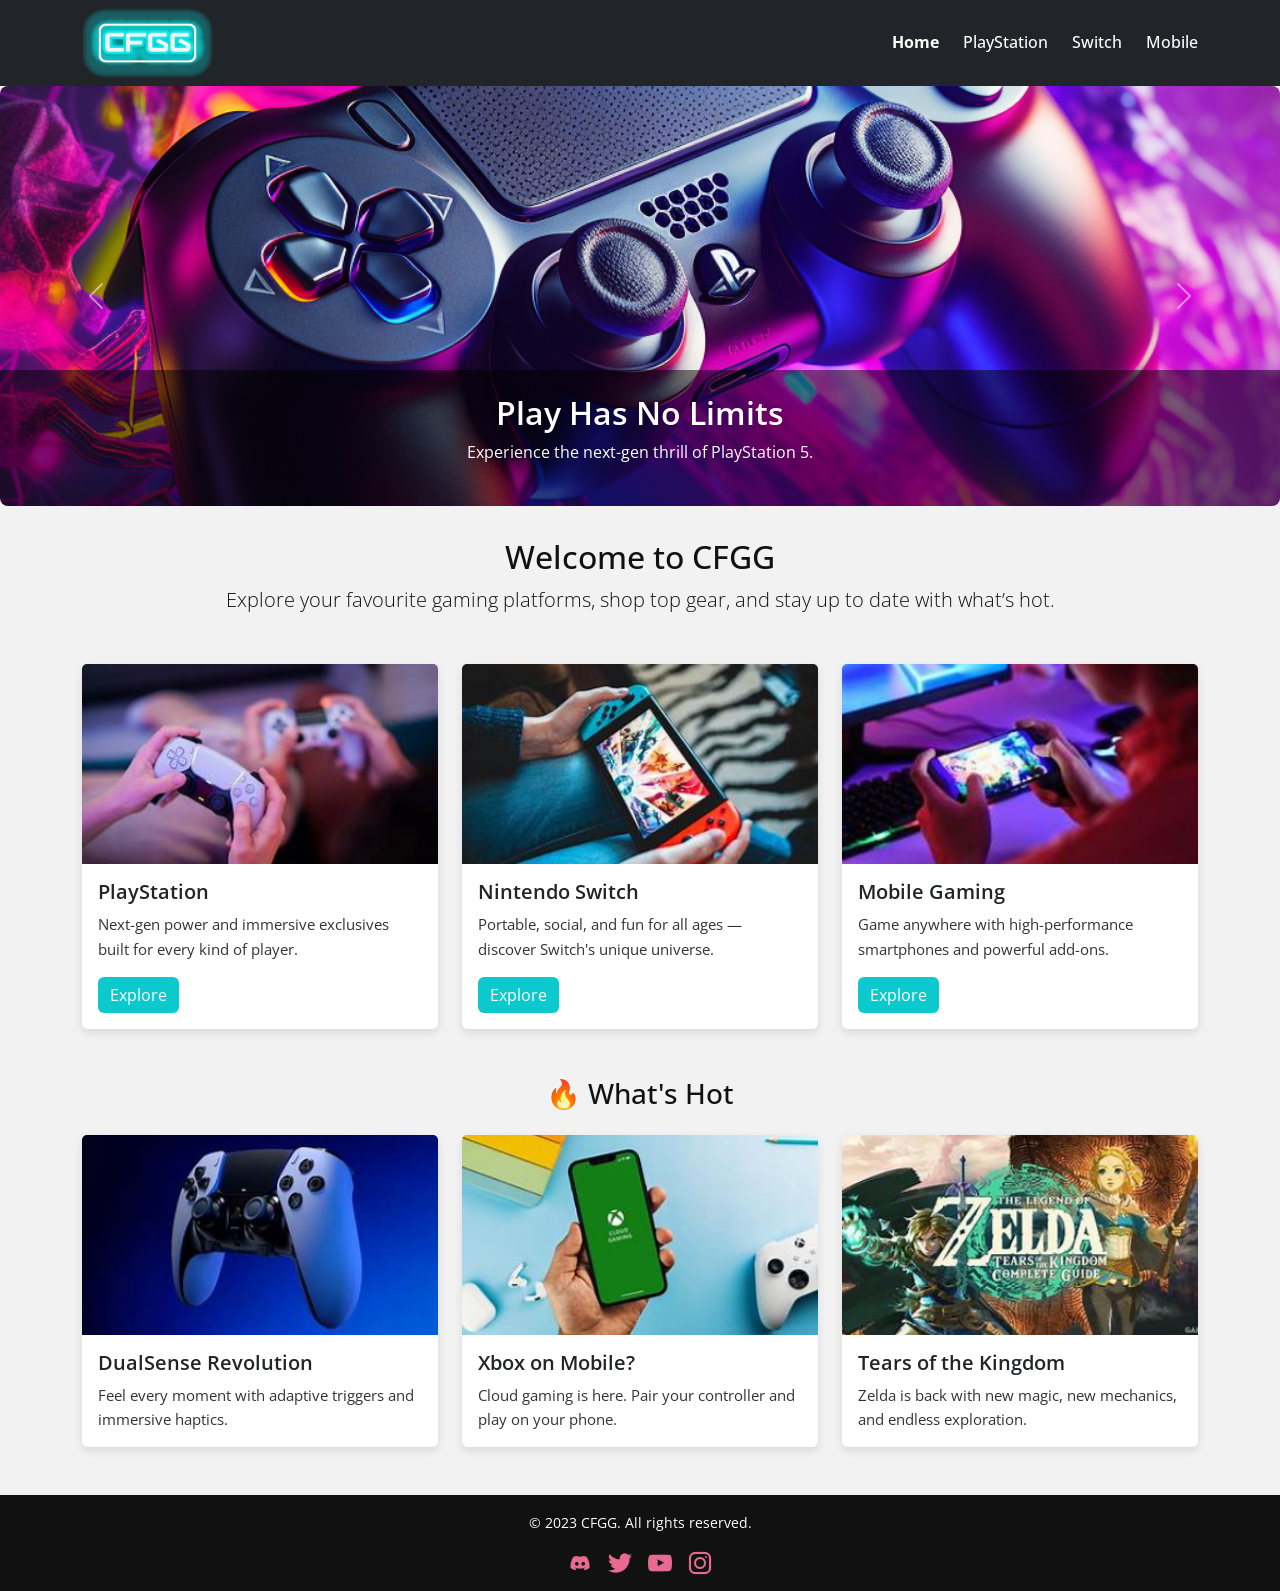
<file: index.html>
<!DOCTYPE html>
<html lang="en">
<head>
  <meta charset="UTF-8" />
  <meta name="viewport" content="width=device-width, initial-scale=1.0" />
  <title>CFGG | Home</title>

  <!-- Google Fonts -->
  <link href="https://fonts.googleapis.com/css2?family=Open+Sans:wght@300;400;600;700&display=swap" rel="stylesheet" />

  <!-- Bootstrap CSS -->
  <link href="https://cdn.jsdelivr.net/npm/bootstrap@5.3.0/dist/css/bootstrap.min.css" rel="stylesheet" />

  <!-- Font Awesome -->
  <link rel="stylesheet" href="https://cdnjs.cloudflare.com/ajax/libs/font-awesome/5.15.3/css/all.min.css" />

  <!-- Custom Styles -->
  <link rel="stylesheet" href="css/main.css" />

  <link rel="icon" href="assets/logos/logo-hero.png" type="image/png" />
</head>
<body>

<!-- Header -->
<header class="bg-dark text-white py-2">
  <div class="container d-flex flex-column flex-md-row justify-content-between align-items-center">
    <a href="index.html" class="mb-2 mb-md-0">
      <img src="assets/logos/logo-hero.png" alt="CFGG Logo" height="70" />
    </a>
    <nav class="navbar justify-content-center">
      <a href="index.html" class="nav-link active text-white">Home</a>
      <a href="playstation.html" class="nav-link text-white">PlayStation</a>
      <a href="switch.html" class="nav-link text-white">Switch</a>
      <a href="mobile.html" class="nav-link text-white">Mobile</a>
    </nav>
  </div>
</header>

<!-- Hero Carousel -->
<section id="hero-carousel">
  <div id="mainCarousel" class="carousel slide" data-bs-ride="carousel">
    <div class="carousel-inner">

      <div class="carousel-item active">
        <img src="assets/images/playstation.png" class="d-block w-100" alt="PlayStation Slide">
        <div class="carousel-caption d-none d-md-block">
          <h5>Play Has No Limits</h5>
          <p>Experience the next-gen thrill of PlayStation 5.</p>
        </div>
      </div>

      <div class="carousel-item">
        <img src="assets/images/switch.png" class="d-block w-100" alt="Switch Slide">
        <div class="carousel-caption d-none d-md-block">
          <h5>Play Anywhere</h5>
          <p>Switch between handheld and TV mode with ease.</p>
        </div>
      </div>

      <div class="carousel-item">
        <img src="assets/images/mobile.png" class="d-block w-100" alt="Mobile Slide">
        <div class="carousel-caption d-none d-md-block">
          <h5>Mobile Gaming On the Go</h5>
          <p>Your next battle is just a tap away.</p>
        </div>
      </div>

    </div>
    <button class="carousel-control-prev" type="button" data-bs-target="#mainCarousel" data-bs-slide="prev">
      <span class="carousel-control-prev-icon" aria-hidden="true"></span>
      <span class="visually-hidden">Previous</span>
    </button>
    <button class="carousel-control-next" type="button" data-bs-target="#mainCarousel" data-bs-slide="next">
      <span class="carousel-control-next-icon" aria-hidden="true"></span>
      <span class="visually-hidden">Next</span>
    </button>
  </div>
</section>


  <!-- Welcome Section -->
  <section class="text-center my-4">
    <div class="container">
      <h2>Welcome to CFGG</h2>
      <p class="lead">Explore your favourite gaming platforms, shop top gear, and stay up to date with what’s hot.</p>
    </div>
  </section>

  <!-- Featured Platforms -->
  <main class="container my-5">
    <section class="row g-4">
      <div class="col-md-4">
        <div class="card h-100">
          <img src="assets/images/playstation_card.png" class="card-img-top" alt="PlayStation">
          <div class="card-body">
            <h5 class="card-title">PlayStation</h5>
            <p class="card-text">Next-gen power and immersive exclusives built for every kind of player.</p>
            <a href="playstation.html" class="btn btn-primary">Explore</a>
          </div>
        </div>
      </div>
      <div class="col-md-4">
        <div class="card h-100">
          <img src="assets/images/switch_card.png" class="card-img-top" alt="Switch">
          <div class="card-body">
            <h5 class="card-title">Nintendo Switch</h5>
            <p class="card-text">Portable, social, and fun for all ages — discover Switch's unique universe.</p>
            <a href="switch.html" class="btn btn-primary">Explore</a>
          </div>
        </div>
      </div>
      <div class="col-md-4">
        <div class="card h-100">
          <img src="assets/images/mobile_card.png" class="card-img-top" alt="Mobile">
          <div class="card-body">
            <h5 class="card-title">Mobile Gaming</h5>
            <p class="card-text">Game anywhere with high-performance smartphones and powerful add-ons.</p>
            <a href="mobile.html" class="btn btn-primary">Explore</a>
          </div>
        </div>
      </div>
    </section>
  </main>

  <!-- Highlights Section -->
  <section class="container mb-5">
    <h3 class="mb-4 text-center">🔥 What's Hot</h3>
    <div class="row g-4">
      <div class="col-md-4">
        <div class="card h-100">
          <img src="assets/images/dualsense.png" class="card-img-top" alt="PS5 Controller">
          <div class="card-body">
            <h5 class="card-title">DualSense Revolution</h5>
            <p class="card-text">Feel every moment with adaptive triggers and immersive haptics.</p>
          </div>
        </div>
      </div>
      <div class="col-md-4">
        <div class="card h-100">
          <img src="assets/images/xbox_mobile.png" class="card-img-top" alt="Xbox Controller">
          <div class="card-body">
            <h5 class="card-title">Xbox on Mobile?</h5>
            <p class="card-text">Cloud gaming is here. Pair your controller and play on your phone.</p>
          </div>
        </div>
      </div>
      <div class="col-md-4">
        <div class="card h-100">
          <img src="assets/images/tears_of_the_kingdom.png" class="card-img-top" alt="Zelda Release">
          <div class="card-body">
            <h5 class="card-title">Tears of the Kingdom</h5>
            <p class="card-text">Zelda is back with new magic, new mechanics, and endless exploration.</p>
          </div>
        </div>
      </div>
    </div>
  </section>

  <!-- Footer -->
  <footer>
    <div class="container">
      <p>© 2023 CFGG. All rights reserved.</p>
      <div class="d-flex justify-content-center mt-2">
        <a href="#" class="me-3"><img src="assets/icons/discord.png" alt="Discord" height="24" /></a>
        <a href="#" class="me-3"><img src="assets/icons/twitter.png" alt="Twitter" height="24" /></a>
        <a href="#" class="me-3"><img src="assets/icons/youtube.png" alt="YouTube" height="24" /></a>
        <a href="#"><img src="assets/icons/insta.png" alt="Instagram" height="24" /></a>
      </div>
    </div>
  </footer>

<!-- Back to Top Button -->
<button id="backToTop" title="Go to top">↑</button>

<!-- Bootstrap JS -->
<script src="https://cdn.jsdelivr.net/npm/bootstrap@5.3.0/dist/js/bootstrap.bundle.min.js"></script>

<!-- Custom JS -->
<script src="js/main.js"></script>

</body>
</html>
</file>
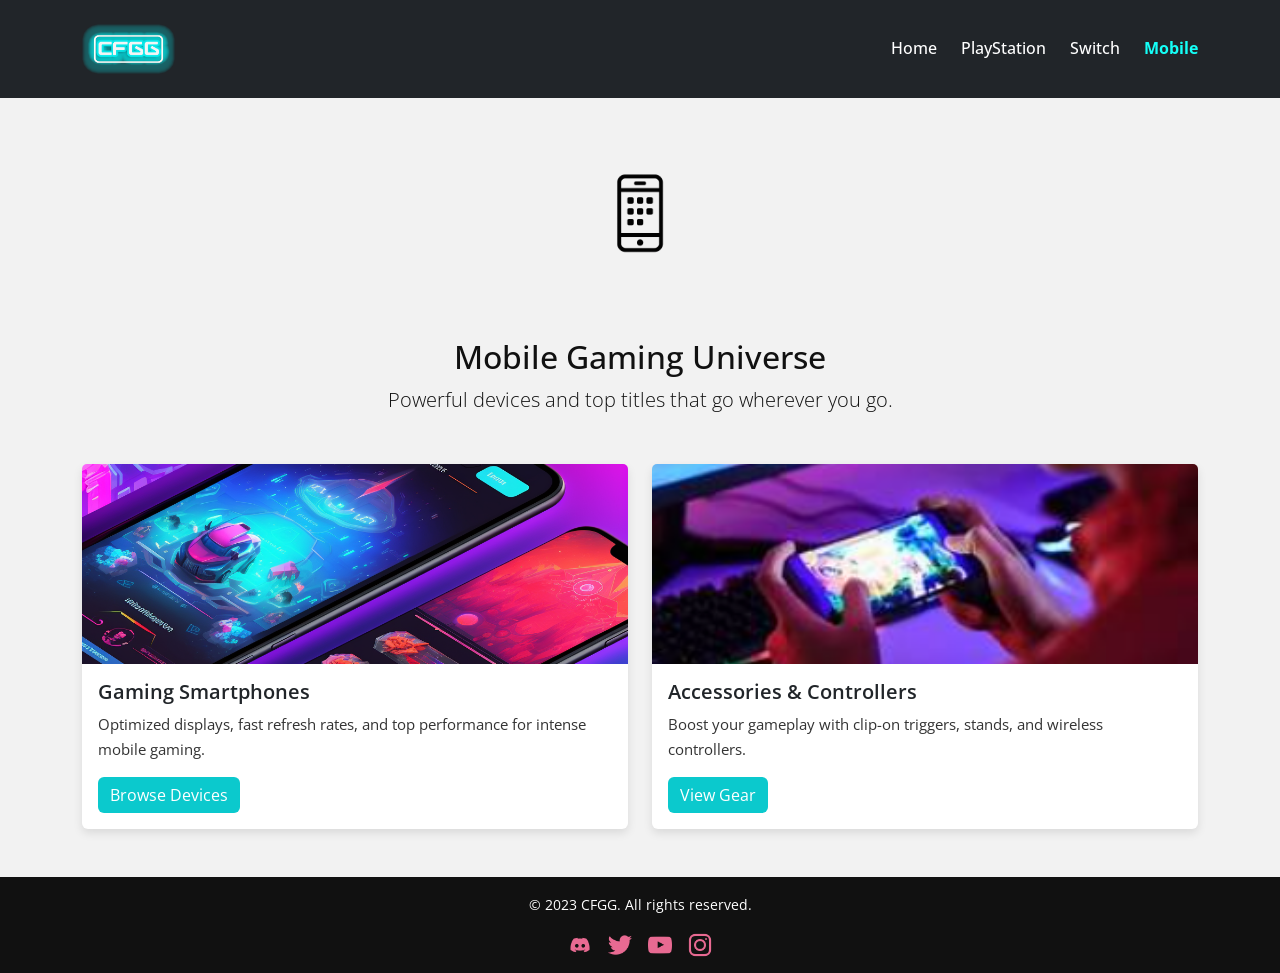
<file: mobile.html>
<!DOCTYPE html>
<html lang="en">
<head>
  <meta charset="UTF-8" />
  <meta name="viewport" content="width=device-width, initial-scale=1.0" />
  <title>CFGG | Mobile Gaming</title>

  <!-- Google Fonts -->
  <link href="https://fonts.googleapis.com/css2?family=Open+Sans:wght@300;400;600;700&display=swap" rel="stylesheet" />

  <!-- Bootstrap CSS -->
  <link href="https://cdn.jsdelivr.net/npm/bootstrap@5.3.0/dist/css/bootstrap.min.css" rel="stylesheet" />

  <!-- Font Awesome -->
  <link rel="stylesheet" href="https://cdnjs.cloudflare.com/ajax/libs/font-awesome/5.15.3/css/all.min.css" />

  <!-- Custom Styles -->
  <link rel="stylesheet" href="css/main.css" />
</head>
<body>

  <!-- Header -->
  <header class="bg-dark text-white">
    <div class="container d-flex justify-content-between align-items-center py-2">
      <img src="assets/logos/logo-hero.png" alt="CFGG Logo" height="50" />
      <nav class="navbar">
        <a href="index.html">Home</a>
        <a href="playstation.html">PlayStation</a>
        <a href="switch.html">Switch</a>
        <a href="mobile.html" class="active">Mobile</a>
      </nav>
    </div>
  </header>

  <!-- Hero Section -->
  <section class="text-center my-4">
    <div class="container">
      <img src="assets/icons/mobile_games_icon.png" alt="PlayStation Icon" width="200" class="mb-3" />
      <h2>Mobile Gaming Universe</h2>
      <p class="lead">Powerful devices and top titles that go wherever you go.</p>
    </div>
  </section>

  <!-- Product Cards -->
  <main class="container my-5">
    <div class="row g-4">
      <div class="col-md-6">
        <div class="card h-100">
          <img src="assets/images/mobile.png" class="card-img-top" alt="Gaming Phone" />
          <div class="card-body">
            <h5 class="card-title">Gaming Smartphones</h5>
            <p class="card-text">Optimized displays, fast refresh rates, and top performance for intense mobile gaming.</p>
            <a href="#" class="btn btn-primary">Browse Devices</a>
          </div>
        </div>
      </div>
      <div class="col-md-6">
        <div class="card h-100">
          <img src="assets/images/mobile_card.png" class="card-img-top" alt="Mobile Accessories" />
          <div class="card-body">
            <h5 class="card-title">Accessories & Controllers</h5>
            <p class="card-text">Boost your gameplay with clip-on triggers, stands, and wireless controllers.</p>
            <a href="#" class="btn btn-primary">View Gear</a>
          </div>
        </div>
      </div>
    </div>
  </main>

  <!-- Footer -->
  <footer>
    <div class="container">
      <p>© 2023 CFGG. All rights reserved.</p>
      <div class="d-flex justify-content-center mt-2">
        <a href="#" class="me-3"><img src="assets/icons/discord.png" alt="Discord" height="24" /></a>
        <a href="#" class="me-3"><img src="assets/icons/twitter.png" alt="Twitter" height="24" /></a>
        <a href="#" class="me-3"><img src="assets/icons/youtube.png" alt="YouTube" height="24" /></a>
        <a href="#"><img src="assets/icons/insta.png" alt="Instagram" height="24" /></a>
      </div>
    </div>
  </footer>

<!-- Back to Top Button -->
<button id="backToTop" title="Go to top">↑</button>

<!-- Bootstrap JS -->
<script src="https://cdn.jsdelivr.net/npm/bootstrap@5.3.0/dist/js/bootstrap.bundle.min.js"></script>

<!-- Custom JS -->
<script src="js/main.js"></script>
</body>
</html>
</file>
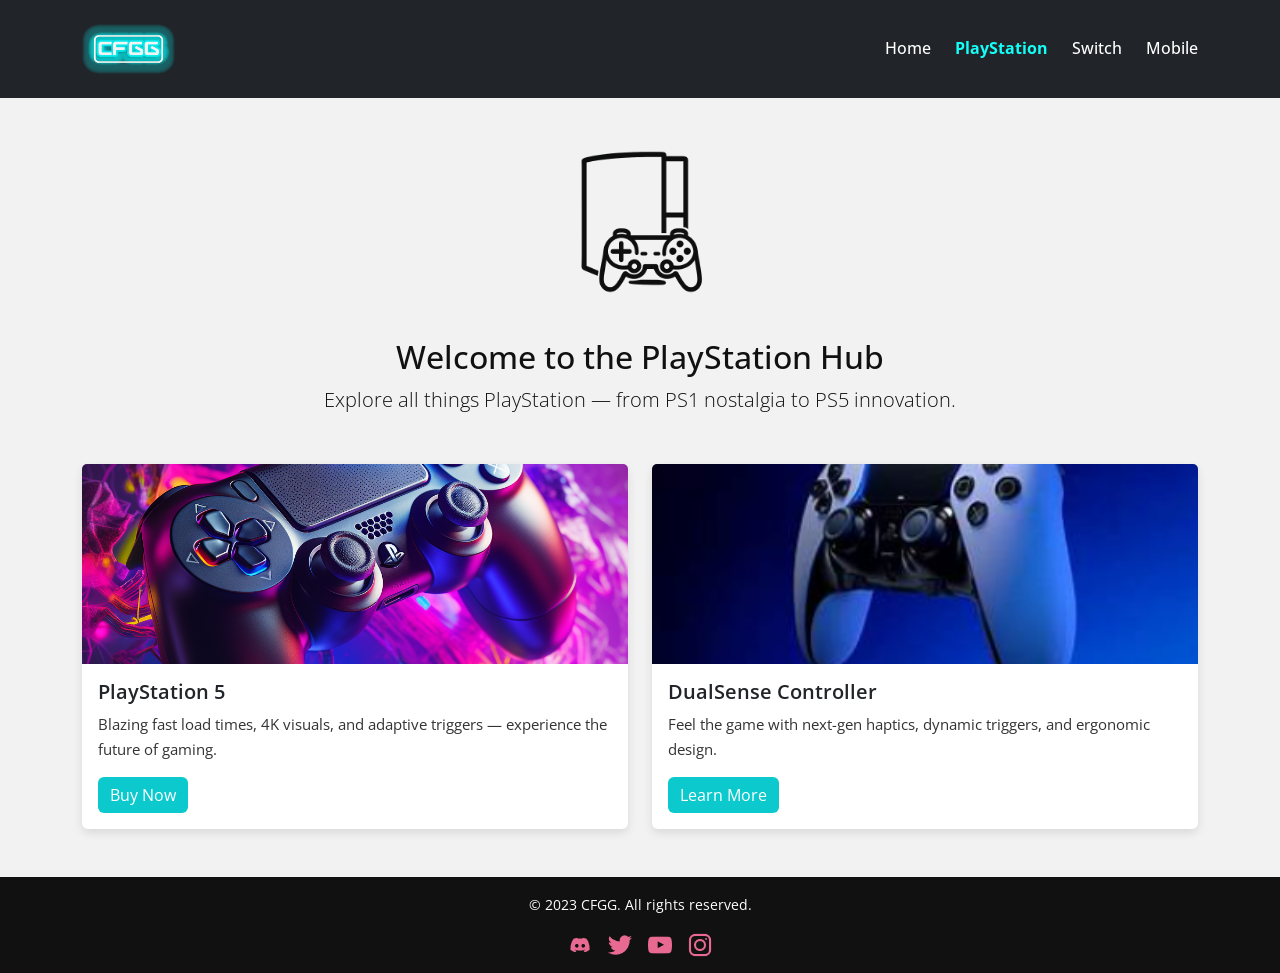
<file: playstation.html>
<!DOCTYPE html>
<html lang="en">
<head>
  <meta charset="UTF-8" />
  <meta name="viewport" content="width=device-width, initial-scale=1.0" />
  <title>CFGG | PlayStation</title>

  <!-- Google Fonts -->
  <link href="https://fonts.googleapis.com/css2?family=Open+Sans:wght@300;400;600;700&display=swap" rel="stylesheet" />

  <!-- Bootstrap CSS -->
  <link href="https://cdn.jsdelivr.net/npm/bootstrap@5.3.0/dist/css/bootstrap.min.css" rel="stylesheet" />

  <!-- Font Awesome (for icons) -->
  <link rel="stylesheet" href="https://cdnjs.cloudflare.com/ajax/libs/font-awesome/5.15.3/css/all.min.css" />

  <!-- Custom Styles -->
  <link rel="stylesheet" href="css/main.css" />
</head>
<body>

  <!-- Header -->
  <header class="bg-dark text-white">
    <div class="container d-flex justify-content-between align-items-center py-2">
      <img src="assets/logos/logo-hero.png" alt="CFGG Logo" height="50" />
      <nav class="navbar">
        <a href="index.html">Home</a>
        <a href="playstation.html" class="active">PlayStation</a>
        <a href="switch.html">Switch</a>
        <a href="mobile.html">Mobile</a>
      </nav>
    </div>
  </header>

  <!-- Hero Section -->
  <section class="text-center my-4">
    <div class="container">
      <img src="assets/icons/playstation_icon.png" alt="PlayStation Icon" width="200" class="mb-3" />
      <h2>Welcome to the PlayStation Hub</h2>
      <p class="lead">Explore all things PlayStation — from PS1 nostalgia to PS5 innovation.</p>
    </div>
  </section>

  <!-- Product Cards -->
  <main class="container my-5">
    <div class="row g-4">
      <div class="col-md-6">
        <div class="card h-100">
          <img src="assets/images/playstation.png" class="card-img-top" alt="PlayStation 5" />
          <div class="card-body">
            <h5 class="card-title">PlayStation 5</h5>
            <p class="card-text">Blazing fast load times, 4K visuals, and adaptive triggers — experience the future of gaming.</p>
            <a href="#" class="btn btn-primary">Buy Now</a>
          </div>
        </div>
      </div>
      <div class="col-md-6">
        <div class="card h-100">
          <img src="assets/images/dualsense.png" class="card-img-top" alt="PS5 Controller" />
          <div class="card-body">
            <h5 class="card-title">DualSense Controller</h5>
            <p class="card-text">Feel the game with next-gen haptics, dynamic triggers, and ergonomic design.</p>
            <a href="#" class="btn btn-primary">Learn More</a>
          </div>
        </div>
      </div>
    </div>
  </main>

  <!-- Footer -->
  <footer>
    <div class="container">
      <p>© 2023 CFGG. All rights reserved.</p>
      <div class="d-flex justify-content-center mt-2">
        <a href="#" class="me-3"><img src="assets/icons/discord.png" alt="Discord" height="24" /></a>
        <a href="#" class="me-3"><img src="assets/icons/twitter.png" alt="Twitter" height="24" /></a>
        <a href="#" class="me-3"><img src="assets/icons/youtube.png" alt="YouTube" height="24" /></a>
        <a href="#"><img src="assets/icons/insta.png" alt="Instagram" height="24" /></a>
      </div>
    </div>
  </footer>

<!-- Back to Top Button -->
<button id="backToTop" title="Go to top">↑</button>

<!-- Bootstrap JS -->
<script src="https://cdn.jsdelivr.net/npm/bootstrap@5.3.0/dist/js/bootstrap.bundle.min.js"></script>

<!-- Custom JS -->
<script src="js/main.js"></script>
</body>
</html>
</file>
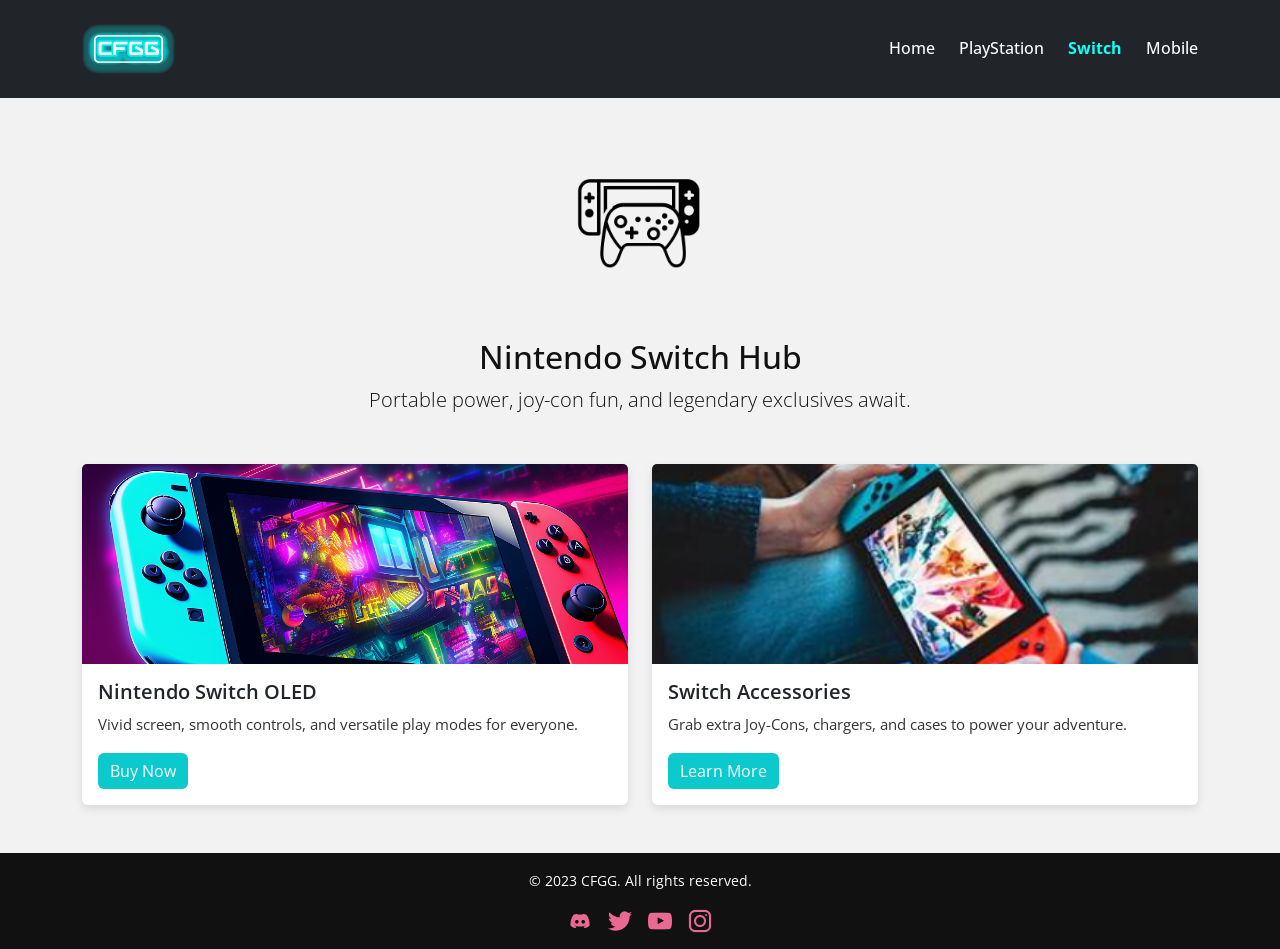
<file: switch.html>
<!DOCTYPE html>
<html lang="en">
<head>
  <meta charset="UTF-8" />
  <meta name="viewport" content="width=device-width, initial-scale=1.0" />
  <title>CFGG | Nintendo Switch</title>

  <!-- Google Fonts -->
  <link href="https://fonts.googleapis.com/css2?family=Open+Sans:wght@300;400;600;700&display=swap" rel="stylesheet" />

  <!-- Bootstrap CSS -->
  <link href="https://cdn.jsdelivr.net/npm/bootstrap@5.3.0/dist/css/bootstrap.min.css" rel="stylesheet" />

  <!-- Font Awesome -->
  <link rel="stylesheet" href="https://cdnjs.cloudflare.com/ajax/libs/font-awesome/5.15.3/css/all.min.css" />

  <!-- Custom Styles -->
  <link rel="stylesheet" href="css/main.css" />
</head>
<body>

  <!-- Header -->
  <header class="bg-dark text-white">
    <div class="container d-flex justify-content-between align-items-center py-2">
      <img src="assets/logos/logo-hero.png" alt="CFGG Logo" height="50" />
      <nav class="navbar">
        <a href="index.html">Home</a>
        <a href="playstation.html">PlayStation</a>
        <a href="switch.html" class="active">Switch</a>
        <a href="mobile.html">Mobile</a>
      </nav>
    </div>
  </header>

  <!-- Hero Section -->
  <section class="text-center my-4">
    <div class="container">
      <img src="assets/icons/nintendo_switch_icon.png" alt="PlayStation Icon" width="200" class="mb-3" />
      <h2>Nintendo Switch Hub</h2>
      <p class="lead">Portable power, joy-con fun, and legendary exclusives await.</p>
    </div>
  </section>

  <!-- Product Cards -->
  <main class="container my-5">
    <div class="row g-4">
      <div class="col-md-6">
        <div class="card h-100">
          <img src="assets/images/switch.png" class="card-img-top" alt="Nintendo Switch Console" />
          <div class="card-body">
            <h5 class="card-title">Nintendo Switch OLED</h5>
            <p class="card-text">Vivid screen, smooth controls, and versatile play modes for everyone.</p>
            <a href="#" class="btn btn-primary">Buy Now</a>
          </div>
        </div>
      </div>
      <div class="col-md-6">
        <div class="card h-100">
          <img src="assets/images/switch_card.png" class="card-img-top" alt="Joy-Con Controller" />
          <div class="card-body">
            <h5 class="card-title">Switch Accessories</h5>
            <p class="card-text">Grab extra Joy-Cons, chargers, and cases to power your adventure.</p>
            <a href="#" class="btn btn-primary">Learn More</a>
          </div>
        </div>
      </div>
    </div>
  </main>

  <!-- Footer -->
  <footer>
    <div class="container">
      <p>© 2023 CFGG. All rights reserved.</p>
      <div class="d-flex justify-content-center mt-2">
        <a href="#" class="me-3"><img src="assets/icons/discord.png" alt="Discord" height="24" /></a>
        <a href="#" class="me-3"><img src="assets/icons/twitter.png" alt="Twitter" height="24" /></a>
        <a href="#" class="me-3"><img src="assets/icons/youtube.png" alt="YouTube" height="24" /></a>
        <a href="#"><img src="assets/icons/insta.png" alt="Instagram" height="24" /></a>
      </div>
    </div>
  </footer>

<!-- Back to Top Button -->
<button id="backToTop" title="Go to top">↑</button>

<!-- Bootstrap JS -->
<script src="https://cdn.jsdelivr.net/npm/bootstrap@5.3.0/dist/js/bootstrap.bundle.min.js"></script>

<!-- Custom JS -->
<script src="js/main.js"></script>

</body>
</html>
</file>
<file: css/main.css>
/* ---------------------------------------------------
🎮 CFGG Website - Main Stylesheet
Description: Shared layout, typography, color, carousel, and responsive styles
--------------------------------------------------- */

/* RESET & BASE TYPOGRAPHY */
* {
  margin: 0;
  padding: 0;
  box-sizing: border-box;
}

body {
  background-color: #f2f2f2;
  font-family: 'Open Sans', sans-serif;
  color: #111;
  line-height: 1.6;
}

/* ---------------------------------------------------
🧭 HEADER / NAVIGATION
--------------------------------------------------- */
header {
  background-color: #111;
  padding: 1rem 0;
}

header .container {
  display: flex;
  justify-content: space-between;
  align-items: center;
}

.navbar {
  display: flex;
  gap: 1.5rem;
}

.navbar a {
  color: #fff;
  text-decoration: none;
  font-weight: 500;
  transition: color 0.3s ease;
}

.navbar a:hover,
.navbar .active {
  color: #14FFF7;
  font-weight: bold;
}

/* ---------------------------------------------------
🖼️ CAROUSEL
--------------------------------------------------- */
#hero-carousel {
  margin-bottom: 2rem;
}

.carousel {
  border-radius: 8px;
  overflow: hidden;
}

.carousel-item img {
  width: 100%;
  height: 420px;
  object-fit: cover;
}

.carousel-caption {
  background-color: rgba(0, 0, 0, 0.5);
  padding: 1.5rem 2rem;
  border-radius: 0;
  width: 100%;
  left: 0;
  right: 0;
  bottom: 0;
  text-align: center;
}

.carousel-caption h5 {
  font-size: 2rem;
  font-weight: 600;
}

@media (max-width: 768px) {
  .carousel-item img {
    height: 250px;
  }
}

/* ---------------------------------------------------
📦 CARD COMPONENTS
--------------------------------------------------- */
.card {
  border: none;
  box-shadow: 0 4px 10px rgba(0, 0, 0, 0.1);
}

.card-title {
  font-size: 1.25rem;
  font-weight: 600;
}

.card-text {
  font-size: 0.95rem;
  color: #333;
}

.card-img-top {
  object-fit: cover;
  height: 200px;
  width: 100%;
}

/* ---------------------------------------------------
🎯 BUTTONS
--------------------------------------------------- */
.btn-primary {
  background-color: #0BC9CD;
  border: none;
  color: #fff;
}

.btn-primary:hover {
  background-color: #14FFF7;
  color: #111;
}

/* ---------------------------------------------------
🦶 FOOTER
--------------------------------------------------- */
footer {
  background-color: #111;
  color: #fff;
  text-align: center;
  padding: 1rem;
  font-size: 0.9rem;
}

/* ---------------------------------------------------
📱 RESPONSIVE DESIGN
--------------------------------------------------- */
@media (max-width: 768px) {
  header .container {
    flex-direction: column;
  }

  .navbar {
    text-align: center;
  }

  .navbar a {
    display: block;
    margin: 0.5rem 0;
  }

  .card-img-top {
    height: 180px;
  }
}

/* ---------------------------------------------------
🔝 BACK TO TOP BUTTON
--------------------------------------------------- */
#backToTop {
  display: none;
  position: fixed;
  bottom: 2rem;
  right: 2rem;
  z-index: 99;
  border: none;
  outline: none;
  background-color: #0BC9CD;
  color: white;
  cursor: pointer;
  width: 48px;
  height: 48px;
  border-radius: 50%;
  font-size: 1.5rem;
  text-align: center;
  line-height: 48px;
  box-shadow: 0 4px 10px rgba(0, 0, 0, 0.2);
  transition: background-color 0.3s ease, transform 0.3s ease;
}

#backToTop:hover {
  background-color: #14FFF7;
  transform: scale(1.1);
}
</file>
